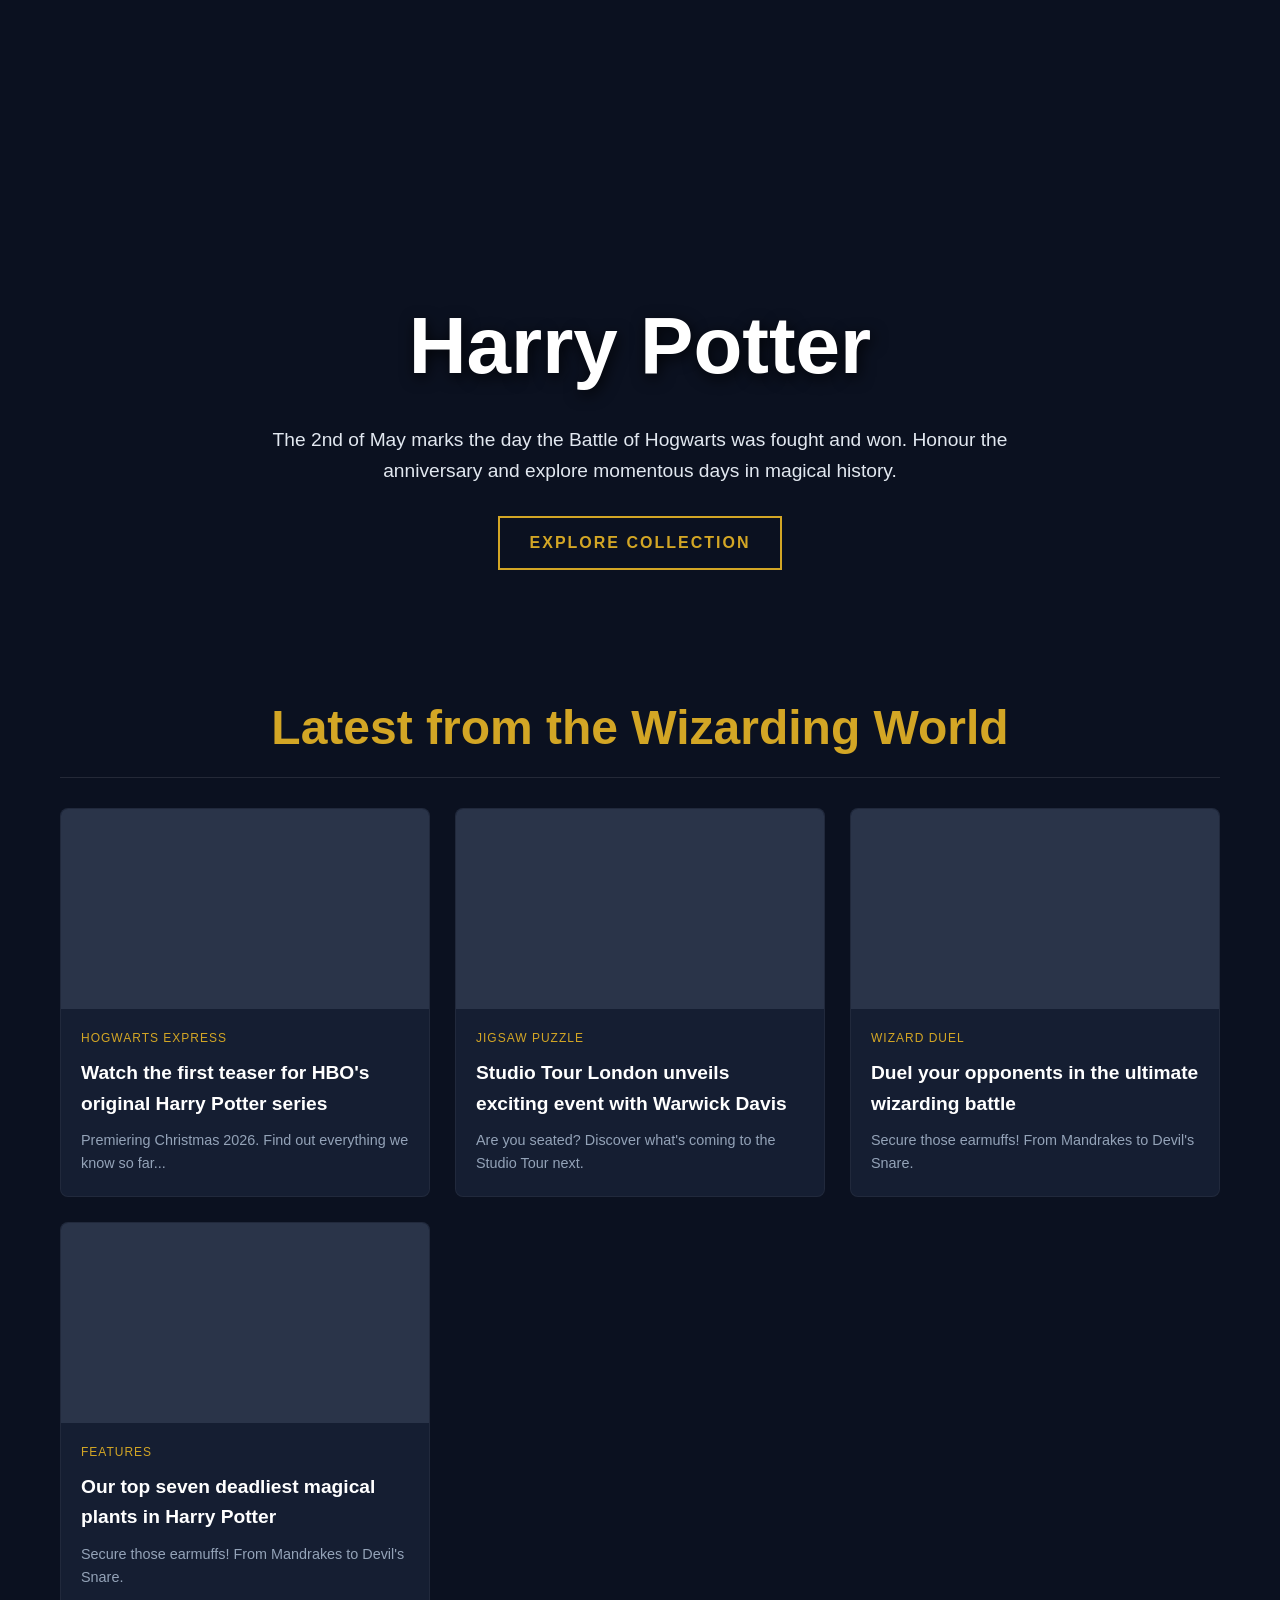
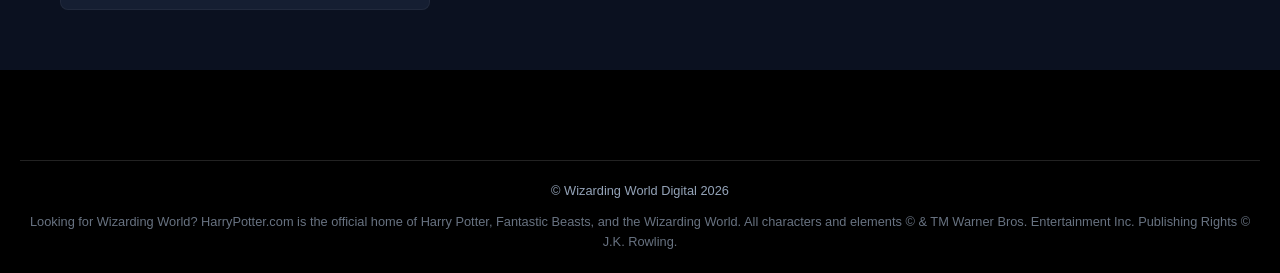
<file: index.html>
<!doctype html>
<html lang="en">
  <head>
    <meta charset="UTF-8" />
    <meta name="viewport" content="width=device-width, initial-scale=1.0" />
    <title>Harry Potter | Official home of Harry Potter</title>
    <!-- Import Harry Potter Font -->
    <link href="https://fonts.cdnfonts.com/css/harry-potter" rel="stylesheet" />
    <!-- Import CSS -->
    <link rel="stylesheet" href="css/main.css" />
  </head>
  <body>
    <!-- Main Navigation -->
    

    <!-- Hero Section -->
    <section class="hero">
      
      <div class="hero-content">
        <h1 class="hero-title">Harry Potter</h1>
        <p class="hero-desc">
          The 2nd of May marks the day the Battle of Hogwarts was fought and
          won. Honour the anniversary and explore momentous days in magical
          history.
        </p>
        <a href="#" class="btn">Explore Collection</a>
      </div>
    </section>

   <!-- News & Features Grid (Cards are now clickable) -->
<section class="section-container">
  <h2 class="section-header">Latest from the Wizarding World</h2>
  <div class="news-grid">
    
    <!-- Card 1: News & Features (Maze) -->
    <a href="pages/maze.html" class="card-link">
      <div class="card">
        <div class="card-img" style="background-image: url('https://1970789444.rsc.cdn77.org/assets/goingtohogwarts/hogwarts-express_20221215171049.jpg');"></div>
        <div class="card-content">
          <span class="card-tag">Hogwarts Express</span>
          <h3 class="card-title">Watch the first teaser for HBO's original Harry Potter series</h3>
          <p style="color: var(--text-dark); font-size: 0.9rem">Premiering Christmas 2026. Find out everything we know so far...</p>
        </div>
      </div>
    </a>

    <!-- Card 2: Quizzes & Puzzles -->
    <a href="pages/puzzle.html" class="card-link">
      <div class="card">
        <div class="card-img" style="background-image: url('https://letstalkscience.ca/sites/default/files/2023-06/jigsaw%20header_0.jpg');"></div>
        <div class="card-content">
          <span class="card-tag">Jigsaw puzzle</span>
          <h3 class="card-title">Studio Tour London unveils exciting event with Warwick Davis</h3>
          <p style="color: var(--text-dark); font-size: 0.9rem">Are you seated? Discover what's coming to the Studio Tour next.</p>
        </div>
      </div>
    </a>

      <!-- Card 3: Wizard Duel -->
    <a href="pages/wizard_duel.html" class="card-link">
      <div class="card">
        <div class="card-img" style="background-image: url('https://static0.gamerantimages.com/wordpress/wp-content/uploads/2022/07/hogwarts-legacy-wizard-duel.jpg');"></div>
        <div class="card-content">
          <span class="card-tag">Wizard Duel</span>
          <h3 class="card-title">Duel your opponents in the ultimate wizarding battle</h3>
          <p style="color: var(--text-dark); font-size: 0.9rem">Secure those earmuffs! From Mandrakes to Devil's Snare.</p>
        </div>
      </div>
    </a>

    <!-- Card 4: Potions -->
    <a href="pages/potions.html" class="card-link">
      <div class="card">
        <div class="card-img" style="background-image: url('https://1970789444.rsc.cdn77.org/assets/goingtohogwarts/potions_20220628121246.jpg');"></div>
        <div class="card-content">
          <span class="card-tag">Features</span>
          <h3 class="card-title">Our top seven deadliest magical plants in Harry Potter</h3>
          <p style="color: var(--text-dark); font-size: 0.9rem">Secure those earmuffs! From Mandrakes to Devil's Snare.</p>
        </div>
      </div>
    </a>

  </div>
</section>

    <!-- Footer -->
    <footer>
      
      </div>
      <div class="copyright">
        <p>© Wizarding World Digital 2026</p>
        <p style="margin-top: 10px; opacity: 0.7">
          Looking for Wizarding World? HarryPotter.com is the official home of
          Harry Potter, Fantastic Beasts, and the Wizarding World. All
          characters and elements © & TM Warner Bros. Entertainment Inc.
          Publishing Rights © J.K. Rowling.
        </p>
      </div>
    </footer>
  </body>
</html>
</file>
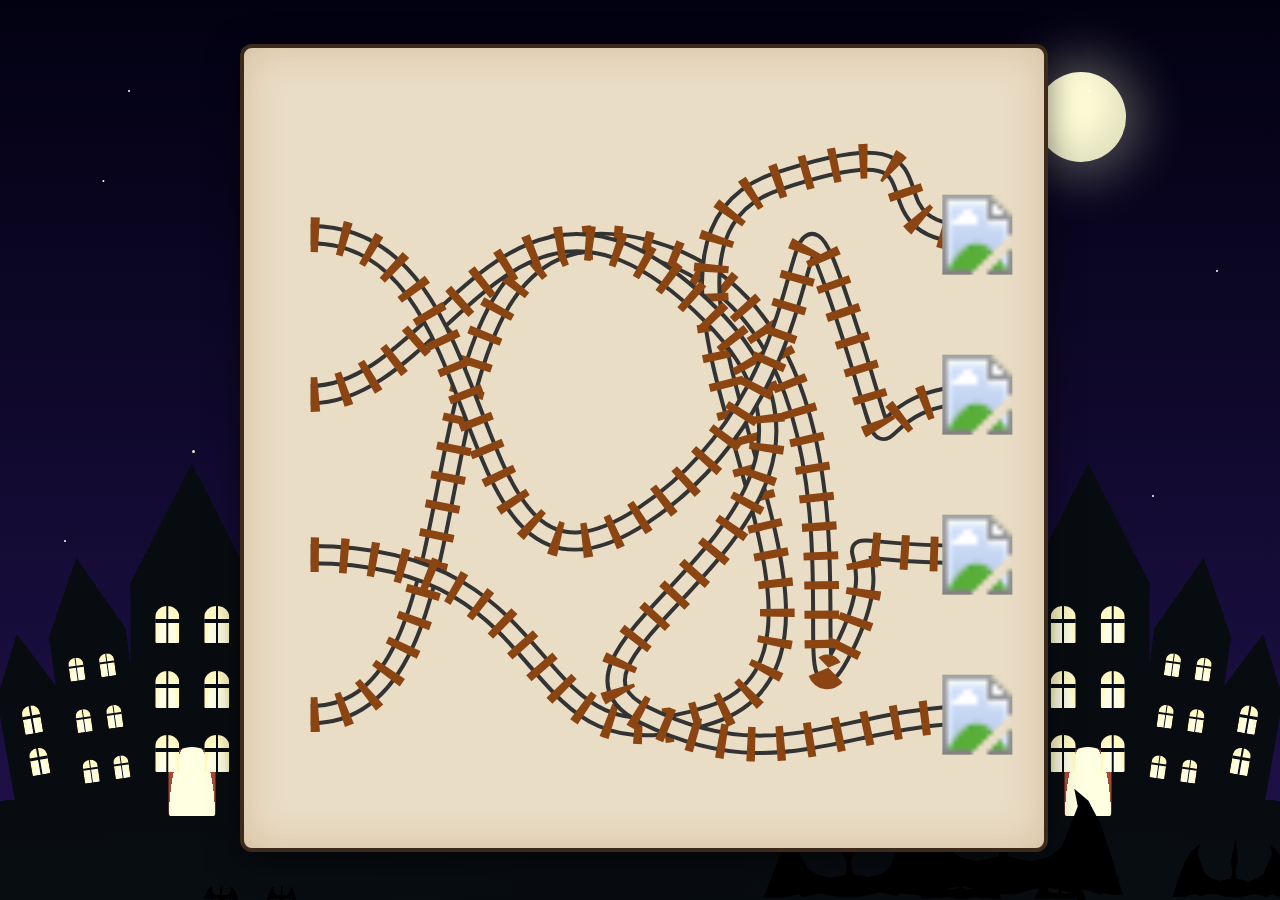
<file: pages/maze.html>
<!doctype html>
<html lang="en">
  <head>
    <meta charset="UTF-8" />
    <meta name="viewport" content="width=device-width, initial-scale=1.0" />
    <title>Interactive Train Maze</title>

    <!-- Importing a magical Harry Potter style font -->
    <link rel="preconnect" href="https://fonts.googleapis.com" />
    <link rel="preconnect" href="https://fonts.gstatic.com" crossorigin />
    <link
      href="https://fonts.googleapis.com/css2?family=Macondo&display=swap"
      rel="stylesheet"
    />
    <link rel="stylesheet" href="../css/maze.css" />
  </head>
  <body>
    <!-- FIXED BACKGROUND SCENE -->
    <div class="scenery">
      <!-- Your Custom Dragon Canvas -->
      <canvas id="c"></canvas>

      <div class="moon"></div>
      <div class="star-layer one"></div>
      <div class="star-layer two"></div>
      <div class="star-layer three"></div>

      <!-- Your Custom CSS Castle implementation -->
      <div class="castle-container">
        <!-- Left Castle -->
        <div class="castle left-castle">
          <div class="land"></div>
          <div class="buildings">
            <div class="b1">
              <div class="roof"></div>
              <div class="door"></div>
              <div class="w1"></div>
              <div class="w2"></div>
              <div class="w3"></div>
              <div class="w4"></div>
              <div class="w5"></div>
              <div class="w6"></div>
            </div>
            <div class="b2">
              <div class="roof"></div>
              <div class="w1"></div>
              <div class="w2"></div>
              <div class="w3"></div>
              <div class="w4"></div>
              <div class="w5"></div>
              <div class="w6"></div>
            </div>
            <div class="b3">
              <div class="roof"></div>
              <div class="w1-2-c"></div>
              <div class="w3"></div>
              <div class="w4"></div>
              <div class="w5"></div>
              <div class="w6"></div>
            </div>
            <div class="b4">
              <div class="roof"></div>
              <div class="w1-2"></div>
              <div class="w3-4"></div>
            </div>
            <div class="b5">
              <div class="roof"></div>
              <div class="w1"></div>
              <div class="w2"></div>
              <div class="w3"></div>
              <div class="w4"></div>
            </div>
          </div>
        </div>

        <!-- Right Castle (Mirrored) -->
        <div class="castle right-castle">
          <div class="land"></div>
          <div class="buildings">
            <div class="b1">
              <div class="roof"></div>
              <div class="door"></div>
              <div class="w1"></div>
              <div class="w2"></div>
              <div class="w3"></div>
              <div class="w4"></div>
              <div class="w5"></div>
              <div class="w6"></div>
            </div>
            <div class="b2">
              <div class="roof"></div>
              <div class="w1"></div>
              <div class="w2"></div>
              <div class="w3"></div>
              <div class="w4"></div>
              <div class="w5"></div>
              <div class="w6"></div>
            </div>
            <div class="b3">
              <div class="roof"></div>
              <div class="w1-2-c"></div>
              <div class="w3"></div>
              <div class="w4"></div>
              <div class="w5"></div>
              <div class="w6"></div>
            </div>
            <div class="b4">
              <div class="roof"></div>
              <div class="w1-2"></div>
              <div class="w3-4"></div>
            </div>
            <div class="b5">
              <div class="roof"></div>
              <div class="w1"></div>
              <div class="w2"></div>
              <div class="w3"></div>
              <div class="w4"></div>
            </div>
          </div>
        </div>
      </div>
    </div>

    <!-- MAZE CONTAINER -->
    <div class="maze-container">
      <!-- Crash Message Overlay (Click anywhere) -->
      <div id="message-overlay" class="hidden">
        <h2 id="message-title">Wrong House! Try Again.</h2>
        <p style="font-size: 1.1rem; color: #4a4a4a; margin: 10px 0 0 0">
          (Click anywhere to play again)
        </p>
      </div>

      <!-- Magical Opened Letter Overlay -->
      <div id="letter-overlay" class="hidden">
        <div class="letter-content">
          <img
            src="../images/hogward_logo.png"
            alt="Hogwarts Logo"
            class="letter-logo"
          />

          <h1 class="hp-font letter-greeting">Dear Khalid,</h1>
          <p class="hp-font letter-body">
            You have been accepted into Gryffindor House at Hogwarts. Your
            courage and bravery set you apart.
            <br /><br />
            Term begins September 1st.
          </p>
          <p class="hp-font letter-signoff">
            Yours sincerely,<br />
            <strong>Prof. McGonagall</strong>
          </p>
          <button id="close-letter-btn">Play Again</button>
        </div>
      </div>

      <svg
        id="maze-svg"
        viewBox="0 0 600 600"
        xmlns="http://www.w3.org/2000/svg"
      >
        <defs>
          <path
            id="path1"
            d="M 100 50 C 100 200, 500 100, 450 300 S 50 400, 150 450 S 220 400, 220 550"
          />
          <path
            id="path2"
            d="M 220 50 C 220 250, 50 200, 100 350 S 450 250, 500 400 S 460 450, 460 550"
          />
          <path
            id="path3"
            d="M 340 50 C 340 150, 550 200, 400 350 S 150 200, 100 300 S 100 450, 100 550"
          />
          <path
            id="path4"
            d="M 460 50 C 460 200, 150 150, 250 300 S 550 400, 400 450 S 340 450, 340 550"
          />
        </defs>

        <g id="maze-content">
          <g transform="rotate(-90 300 300)">
            <use href="#path1" stroke="#333333" stroke-width="16" fill="none" />
            <use href="#path1" stroke="#eaddc5" stroke-width="10" fill="none" />
            <use
              href="#path1"
              stroke="#8B4513"
              stroke-width="26"
              stroke-dasharray="6 16"
              fill="none"
            />

            <use href="#path2" stroke="#333333" stroke-width="16" fill="none" />
            <use href="#path2" stroke="#eaddc5" stroke-width="10" fill="none" />
            <use
              href="#path2"
              stroke="#8B4513"
              stroke-width="26"
              stroke-dasharray="6 16"
              fill="none"
            />

            <use href="#path3" stroke="#333333" stroke-width="16" fill="none" />
            <use href="#path3" stroke="#eaddc5" stroke-width="10" fill="none" />
            <use
              href="#path3"
              stroke="#8B4513"
              stroke-width="26"
              stroke-dasharray="6 16"
              fill="none"
            />

            <use href="#path4" stroke="#333333" stroke-width="16" fill="none" />
            <use href="#path4" stroke="#eaddc5" stroke-width="10" fill="none" />
            <use
              href="#path4"
              stroke="#8B4513"
              stroke-width="26"
              stroke-dasharray="6 16"
              fill="none"
            />

            <image
              href="https://contentful.harrypotter.com/usf1vwtuqyxm/17xo05yCVo3tetTYhsgAvG/8963643ef613a74abc40a72548ddb953/Filled-Ravenclaw.svg"
              x="70"
              y="520"
              width="60"
              height="60"
              transform="rotate(90, 100, 550)"
            />
            <image
              href="https://contentful.harrypotter.com/usf1vwtuqyxm/1Et1EKQhLsGiql1ZlbHShw/79b58fe13d156833a808c82b085bedfe/Filled-Hufflepuff.svg"
              x="190"
              y="520"
              width="60"
              height="60"
              transform="rotate(90, 220, 550)"
            />
            <image
              href="https://contentful.harrypotter.com/usf1vwtuqyxm/1dUgeiYSumqjTF6m8BWP1u/aa4d596be495975136ce08fe14a63e7b/Filled-Slytherin.svg"
              x="310"
              y="520"
              width="60"
              height="60"
              transform="rotate(90, 340, 550)"
            />
            <image
              href="https://contentful.harrypotter.com/usf1vwtuqyxm/4PcgKT3VHNAUTvf7kXkdrD/2093bb06b6a9e6e74129f13c0c639932/Filled-Gryffindor.svg"
              x="430"
              y="520"
              width="60"
              height="60"
              transform="rotate(90, 460, 550)"
            />

            <use
              class="track-clicker"
              href="#path1"
              stroke="transparent"
              stroke-width="40"
              fill="none"
              data-target="#path1"
            />
            <use
              class="track-clicker"
              href="#path2"
              stroke="transparent"
              stroke-width="40"
              fill="none"
              data-target="#path2"
            />
            <use
              class="track-clicker"
              href="#path3"
              stroke="transparent"
              stroke-width="40"
              fill="none"
              data-target="#path3"
            />
            <use
              class="track-clicker"
              href="#path4"
              stroke="transparent"
              stroke-width="40"
              fill="none"
              data-target="#path4"
            />

            <g id="moving-train">
              <g
                id="train-visuals"
                transform="scale(0.18) translate(-250, -300)"
              >
                <g id="smoke" fill="#e2e8f0">
                  <path
                    class="smoke-puff"
                    d="M 380,50 Q 350,30 385,15 Q 410,-10 445,10 Q 480,0 490,30 Q 515,60 480,85 Q 490,110 450,110 Q 410,120 390,95 Q 350,105 355,70 Z"
                  />
                  <path
                    class="smoke-puff"
                    d="M 330,100 Q 310,70 345,65 Q 370,40 405,60 Q 440,50 435,90 Q 455,115 420,125 Q 390,140 360,120 Q 330,135 320,110 Z"
                  />
                  <path
                    class="smoke-puff"
                    d="M 310,150 Q 300,130 325,125 Q 340,110 360,125 Q 380,120 375,145 Q 390,160 365,165 Q 340,175 325,160 Q 305,170 310,150 Z"
                  />
                </g>

                <g id="train-body">
                  <path
                    d="M 70 280 L 420 280 L 420 300 L 70 300 Z"
                    fill="#2c2c2c"
                  />
                  <path
                    d="M 70 275 L 420 275"
                    stroke="#e5b13a"
                    stroke-width="3"
                  />
                  <image
                    href="../images/boy_sitting.png"
                    x="80"
                    y="155"
                    width="100"
                    height="120"
                  />
                  <path
                    d="M 80 140 L 180 140 L 180 280 L 80 280 Z M 100 155 L 100 225 L 160 225 L 160 155 Z"
                    fill="#7a1a29"
                    fill-rule="evenodd"
                  />
                  <path
                    d="M 70 145 C 70 110, 190 110, 190 145 Z"
                    fill="#1a1a1a"
                  />

                  <path
                    d="M 180 170 L 360 170 C 400 170, 400 280, 360 280 L 180 280 Z"
                    fill="#7a1a29"
                  />
                  <path
                    d="M 180 180 L 350 180 C 370 180, 370 210, 350 210 L 180 210 Z"
                    fill="#9e2a3b"
                    opacity="0.6"
                  />
                  <path
                    d="M 230 170 L 230 280"
                    stroke="#e5b13a"
                    stroke-width="4"
                  />
                  <path
                    d="M 290 170 L 290 280"
                    stroke="#e5b13a"
                    stroke-width="4"
                  />
                  <path
                    d="M 80 250 L 375 250"
                    stroke="#e5b13a"
                    stroke-width="4"
                  />
                  <path
                    d="M 315 170 L 315 110 L 300 90 L 350 90 L 335 110 L 335 170 Z"
                    fill="#1a1a1a"
                  />
                  <path
                    d="M 295 90 L 355 90 L 355 98 L 295 98 Z"
                    fill="#e5b13a"
                  />
                  <path
                    d="M 245 170 C 245 135, 275 135, 275 170 Z"
                    fill="#e5b13a"
                    stroke="#c08f22"
                    stroke-width="2"
                  />
                  <path d="M 390 300 L 440 330 L 380 330 Z" fill="#1a1a1a" />
                  <path
                    d="M 390 305 L 430 325 M 385 315 L 415 330"
                    stroke="#333"
                    stroke-width="3"
                  />
                  <circle
                    cx="390"
                    cy="225"
                    r="14"
                    fill="#ffffff"
                    stroke="#e5b13a"
                    stroke-width="4"
                  />
                  <path
                    d="M 420 285 L 435 285 L 435 295 L 420 295 Z"
                    fill="#7a1a29"
                  />
                  <circle
                    cx="440"
                    cy="290"
                    r="8"
                    fill="#a0a0a0"
                    stroke="#2c2c2c"
                    stroke-width="2"
                  />
                  <path
                    d="M 150 310 L 350 310"
                    stroke="#b0b0b0"
                    stroke-width="10"
                    stroke-linecap="round"
                  />
                  <path
                    d="M 150 310 L 350 310"
                    stroke="#ffffff"
                    stroke-width="4"
                    stroke-linecap="round"
                    opacity="0.6"
                  />
                  <path
                    d="M 350 295 L 390 295 L 390 325 L 350 325 Z"
                    fill="#4a4a4a"
                    stroke="#2c2c2c"
                    stroke-width="2"
                  />
                </g>

                <g id="wheel-back" class="wheel">
                  <circle
                    cx="150"
                    cy="295"
                    r="42"
                    fill="#1a1a1a"
                    stroke="#dcdcdc"
                    stroke-width="6"
                  />
                  <path
                    d="M 150 255 L 150 335 M 110 295 L 190 295 M 122 267 L 178 323 M 122 323 L 178 267"
                    stroke="#dcdcdc"
                    stroke-width="4"
                  />
                  <circle cx="150" cy="295" r="8" fill="#e5b13a" />
                </g>
                <g id="wheel-mid" class="wheel">
                  <circle
                    cx="260"
                    cy="310"
                    r="28"
                    fill="#1a1a1a"
                    stroke="#dcdcdc"
                    stroke-width="5"
                  />
                  <path
                    d="M 260 282 L 260 338 M 232 310 L 288 310 M 240 290 L 280 330 M 240 330 L 280 290"
                    stroke="#dcdcdc"
                    stroke-width="3"
                  />
                  <circle cx="260" cy="310" r="6" fill="#e5b13a" />
                </g>
                <g id="wheel-front" class="wheel">
                  <circle
                    cx="340"
                    cy="310"
                    r="28"
                    fill="#1a1a1a"
                    stroke="#dcdcdc"
                    stroke-width="5"
                  />
                  <path
                    d="M 340 282 L 340 338 M 312 310 L 368 310 M 320 290 L 360 330 M 320 330 L 360 290"
                    stroke="#dcdcdc"
                    stroke-width="3"
                  />
                  <circle cx="340" cy="310" r="6" fill="#e5b13a" />
                </g>
              </g>
            </g>
          </g>
        </g>

        <!-- Wrapped Owl for positioning in the center of the maze -->
        <g class="owl-positioner" transform="translate(240, 240)">
          <g class="owl">
            <g class="Left_Leg">
              <path
                class="st1"
                d="M47.8,139.4c0,0-4.1,4.7-4.6,10c-0.5,5.3,2.3,10.4,4.6,10.7c2.3,0.2,6.4-3.3,6.2-9.8 C53.8,143.9,47.8,139.4,47.8,139.4z"
              />
              <path
                class="st1"
                d="M37.9,139.8c0,0-6.2,0.7-10.1,4.3c-3.9,3.6-5.4,9.2-3.9,11c1.5,1.7,6.9,1.9,11.2-3 C39.3,147.2,37.9,139.8,37.9,139.8z"
              />
              <path
                class="st1"
                d="M43.6,137.5c0,0-8.7,4-11.8,9.7c-3.2,5.7-3.7,12.7-1,14.3s11-4.5,13.7-9.7C47.1,146.7,43.6,137.5,43.6,137.5z"
              />
            </g>
            <g class="Right_Leg">
              <path
                class="st1"
                d="M79.5,139.4c0,0,4.1,4.7,4.6,10c0.5,5.3-2.3,10.4-4.6,10.7c-2.3,0.2-6.4-3.3-6.2-9.8 C73.5,143.9,79.5,139.4,79.5,139.4z"
              />
              <path
                class="st1"
                d="M89.4,139.8c0,0,6.2,0.7,10.1,4.3c3.9,3.6,5.4,9.2,3.9,11c-1.5,1.7-6.9,1.9-11.2-3 C87.9,147.2,89.4,139.8,89.4,139.8z"
              />
              <path
                class="st1"
                d="M83.6,137.5c0,0,8.7,4,11.8,9.7c3.2,5.7,3.7,12.7,1,14.3c-2.7,1.7-11-4.5-13.7-9.7 C80.1,146.7,83.6,137.5,83.6,137.5z"
              />
            </g>
            <g class="Body">
              <path
                class="st2"
                d="M28.1,9.8C29,9,39.8,0,66.3,0s35.5,9.8,35.5,9.8S117.1-0.7,123.6,3c4.2,8.3-4.8,45.3-4.8,45.3l3.8,32 c0,0,8.2,62.7-57.2,64C-0.1,145.7,6.1,82,6.1,82l4.3-36.2c0,0-7.2-38.5-2.3-41.5S28.1,9.8,28.1,9.8z"
              />
            </g>
            <g class="Belly">
              <path
                class="st3"
                d="M18,125.5c0,0,7.6-36.2,46.1-38s46.3,38.5,46.3,38.5s-10.8,16.7-45,19S18,125.5,18,125.5z"
              />
            </g>
            <g class="belly_waves">
              <path
                class="st4"
                d="M34.1,101.6c2.5,2.4,6.3,6.6,10.1,6.7c3.7,0.1,7.2-4.1,9.3-6.7c-0.7,0-1.4,0-2.1,0c3,2.9,7.2,6.4,11.5,6.6 c4.6,0.3,8.5-3.5,11.1-6.9c-0.9,0-1.7,0-2.6,0c5.6,8.4,18.1,9.5,23.3,0c0.9-1.7-1.7-3.2-2.6-1.5c-4,7.4-13.8,6.6-18.2,0 c-0.7-1-1.9-0.9-2.6,0c-2.5,3.3-6.2,6.5-10.6,4.8c-2.8-1.1-5.2-3.1-7.3-5.1c-0.5-0.5-1.6-0.6-2.1,0c-1.6,1.9-4.7,6.1-7.5,5.7 c-2.7-0.4-5.7-3.9-7.6-5.7C34.8,98.2,32.7,100.3,34.1,101.6L34.1,101.6z"
              />
              <path
                class="st4"
                d="M45.8,122.3c1.7,3.5,4.9,8.5,9.3,8.5c4.4,0,7.8-5,9.5-8.5c-0.9-0.1-1.8-0.2-2.7-0.4 c1.7,4.2,5.2,8.8,10.2,8.9c4.9,0,8.1-4.6,9.4-8.9c0.6-1.8-2.3-2.6-2.9-0.8c-0.9,2.9-3.1,6.6-6.6,6.6c-3.5,0-6.1-3.8-7.3-6.6 c-0.4-1.1-2.1-1.6-2.7-0.4c-1.2,2.5-3.8,7-7,7c-3.1,0-5.5-4.5-6.7-7C47.6,119.1,45,120.6,45.8,122.3L45.8,122.3z"
              />
            </g>
            <g class="Wing_Left">
              <path
                class="st2"
                d="M37.4,93.6c0,0,25.5,23.8,21.3,32.8c-3.2,0.9-6.3,1.5-9.2,1.9C30,130.6,18.3,122,12.1,115 c-4-4.5-5.7-8.4-5.7-8.4s-4.5-18.3,5.3-23.8S37.4,93.6,37.4,93.6z"
              />
              <path
                class="st4"
                d="M36.3,94.6c4.8,4.5,9.4,9.4,13.5,14.6c2.8,3.6,6,7.7,7.3,12.2c0.2,0.7,0.6,1.8,0.5,2.6 c-0.4,1.6-0.3,1-1.8,1.4c-4.2,1.3-9,1.7-13.3,1.6c-13.5-0.1-26-6.8-33.2-18.3C5.9,103.3,5.2,92,9.8,86.4 C17,77.5,30.7,89,36.3,94.6c1.4,1.4,3.5-0.7,2.1-2.1c-6-6.1-16.7-14.9-25.9-11.7c-9.4,3.3-10.3,17.7-7.7,25.8 C8.5,118,22,126.7,33,129.1c4.2,0.9,8.6,1.2,12.9,1c3.4-0.2,10.4-0.2,13.1-2.3c3-2.2,1.2-7.3-0.2-10.1 c-4.5-9.6-12.8-18-20.4-25.1C37,91.2,34.9,93.3,36.3,94.6z"
              />
              <path class="st2" d="M14.4,97.2c-3.4,5-2.3,17.7-2.3,17.7" />
              <path
                class="st4"
                d="M13.1,96.5c-3.2,5.2-3,12.6-2.5,18.5c0.2,1.9,3.2,1.9,3,0c-0.4-5.4-0.8-12.3,2.1-17 C16.7,96.3,14.1,94.8,13.1,96.5L13.1,96.5z"
              />
              <path class="st2" d="M21.6,106.1c-3.3,5.4-0.6,16.5-0.6,16.5" />
              <path
                class="st4"
                d="M20.3,105.3c-2.8,5.2-2.1,12.1-0.8,17.7c0.4,1.9,3.3,1.1,2.9-0.8c-1.1-4.7-1.9-10.9,0.5-15.4 C23.8,105.1,21.3,103.6,20.3,105.3L20.3,105.3z"
              />
              <path class="st2" d="M30.1,112c-3.5,5.3-0.7,14.6-0.7,14.6" />
              <path
                class="st4"
                d="M28.8,111.2c-2.8,4.6-2.3,10.7-0.9,15.7c0.5,1.9,3.4,1.1,2.9-0.8c-1.2-4.2-1.8-9.5,0.6-13.4 C32.4,111.1,29.8,109.5,28.8,111.2L28.8,111.2z"
              />
              <path class="st2" d="M47.5,121c-1.5,2.6,0.8,7.4,0.8,7.4" />
              <path
                class="st4"
                d="M46.2,120.2c-1.4,2.8-0.5,6.2,0.8,8.9c0.8,1.7,3.4,0.2,2.6-1.5c-0.7-1.5-1.6-4.2-0.8-5.9 C49.7,120,47.1,118.5,46.2,120.2L46.2,120.2z"
              />
              <path class="st2" d="M38,128.4c0,0-2.1-6.3,1-11.8" />
              <path
                class="st4"
                d="M39.4,128c-1.1-3.5-0.8-7.4,0.9-10.6c0.9-1.7-1.7-3.2-2.6-1.5c-2.1,3.9-2.5,8.7-1.2,12.9 C37.1,130.6,40,129.8,39.4,128L39.4,128z"
              />
            </g>
            <g class="Wing_Right">
              <path
                class="st2"
                d="M90.7,93.6c0,0-25.5,23.8-21.3,32.8c3.2,0.9,6.3,1.5,9.2,1.9c19.4,2.4,31.1-6.2,37.4-13.3 c4-4.5,5.7-8.4,5.7-8.4s4.5-18.3-5.3-23.8S90.7,93.6,90.7,93.6z"
              />
              <path
                class="st4"
                d="M89.7,92.5C82.9,98.9,76.1,106,71.2,114c-1.9,3.1-5,8.4-3.4,12.2c1.2,2.6,4.9,2.5,7.5,3 c4.7,0.8,9.5,1.2,14.2,0.7c13-1.2,28.3-9.6,33.4-22.4c2.9-7.4,2.2-20.2-4.5-25.2C109.2,75.5,96.1,86,89.7,92.5 c-1.4,1.4,0.8,3.5,2.1,2.1c5.1-5.1,14.4-13.2,22.1-11.2c8.4,2.1,8.7,16.5,6.5,22.5c-3.9,10.8-16.9,18.6-27.5,20.5 c-4.1,0.7-8.3,0.8-12.4,0.4c-2.2-0.2-4.4-0.6-6.6-1c-1.6-0.3-2.8-0.1-3.3-1.4c-1.2-3.2,3.2-9,4.9-11.4 c4.7-6.7,10.4-12.9,16.4-18.4C93.2,93.3,91.1,91.2,89.7,92.5z"
              />
              <path class="st2" d="M113.7,97.2c3.4,5,2.3,17.7,2.3,17.7" />
              <path
                class="st4"
                d="M112.5,98c2.9,4.7,2.6,11.6,2.1,17c-0.2,1.9,2.8,1.9,3,0c0.5-5.9,0.7-13.3-2.5-18.5 C114,94.8,111.4,96.3,112.5,98L112.5,98z"
              />
              <path class="st2" d="M106.5,106.1c3.3,5.4,0.6,16.5,0.6,16.5" />
              <path
                class="st4"
                d="M105.2,106.8c2.4,4.4,1.6,10.6,0.5,15.4c-0.4,1.9,2.5,2.7,2.9,0.8c1.3-5.6,2.1-12.5-0.8-17.7 C106.9,103.6,104.3,105.1,105.2,106.8L105.2,106.8z"
              />
              <path class="st2" d="M98,112c3.5,5.3,0.7,14.6,0.7,14.6" />
              <path
                class="st4"
                d="M96.7,112.7c2.3,3.9,1.8,9.2,0.6,13.4c-0.5,1.9,2.4,2.7,2.9,0.8c1.5-5,1.9-11.1-0.9-15.7 C98.3,109.5,95.7,111.1,96.7,112.7L96.7,112.7z"
              />
              <path class="st2" d="M80.6,121c1.5,2.6-0.8,7.4-0.8,7.4" />
              <path
                class="st4"
                d="M79.3,121.7c0.9,1.7-0.1,4.3-0.8,5.9c-0.8,1.7,1.8,3.3,2.6,1.5c1.3-2.7,2.2-6.1,0.8-8.9 C81,118.5,78.5,120,79.3,121.7L79.3,121.7z"
              />
              <path class="st2" d="M90.1,128.4c0,0,2.1-6.3-1-11.8" />
              <path
                class="st4"
                d="M91.6,128.8c1.4-4.2,0.9-9-1.2-12.9c-0.9-1.7-3.5-0.2-2.6,1.5c1.7,3.2,2,7.2,0.9,10.6 C88.1,129.8,91,130.6,91.6,128.8L91.6,128.8z"
              />
            </g>
            <path
              class="st5"
              d="M19.7,27.2c0.5-0.7-6.6-4.2-11.2-2.5c4.9,4.7,3.9,9.7,3.9,9.7S2.3,33.9,1,37.6c6.1,2.2,6.7,7.5,6.7,7.5 S0,49.5,0,52.7c6.5-0.5,7.6,3.6,7.6,3.6s-0.5,5.5-5.8,11.1C4,69.8,11.8,67,11.8,67s-3.5,8.8-1.3,10.3c3.6-4,7.8-3.3,7.8-3.3 s-0.7,10.3,1.5,11.4c2.4-5.1,8.5-6.3,8.5-6.3s1.2,9,4.3,9C35.1,82,41,80,41,80s6.4,6.4,10.2,5c-2.1-4.6,2.7-10.5,2.7-10.5 s5.1,3,8.1,0.6c-1.8-3.5-1-8.2-1-8.2s2.8,0.8,4.6-1.4c-1.5-2.8-1-7.8-1-7.8V44.8c0,0-0.5-6.8,2.6-9.4c-1.6-2-6.6-0.6-6.6-0.6 s1.4-5.5,3.4-8c-1.8-3-10,1-10,1s-0.3-5.1,2.5-9C54.4,16.7,45.4,24,45.4,24s-2.9-7.1-1.8-9.9c-4.4-1.5-9,7.8-9,7.8 s-8.4-1.3-11.5-7.1C19.3,16.3,19.7,27.2,19.7,27.2z"
            />
            <g class="eyes">
              <g class="Eye1">
                <circle class="st6" cx="36.4" cy="51.1" r="29.3" />
                <circle class="st7" cx="34.6" cy="48.3" r="20.5" />
                <circle class="iris" cx="35.1" cy="41.3" r="12" />
                <circle class="st9" cx="34.6" cy="38.3" r="3.5" />
              </g>
              <path
                class="st5"
                d="M109.6,27.2c-0.5-0.7,6.6-4.2,11.2-2.5c-4.9,4.7-3.9,9.7-3.9,9.7s10-0.5,11.4,3.2c-6.1,2.2-6.7,7.5-6.7,7.5 s7.7,4.3,7.7,7.6c-6.5-0.5-7.6,3.6-7.6,3.6s0.5,5.5,5.8,11.1c-2.3,2.4-10.1-0.4-10.1-0.4s3.5,8.8,1.3,10.3c-3.6-4-7.8-3.3-7.8-3.3 s0.7,10.3-1.5,11.4c-2.4-5.1-8.5-6.3-8.5-6.3s-1.2,9-4.3,9C94.1,82,88.3,80,88.3,80s-6.4,6.4-10.2,5c2.1-4.6-2.7-10.5-2.7-10.5 s-5.1,3-8.1,0.6c1.8-3.5,1-8.2,1-8.2s-2.8,0.8-4.6-1.4c1.5-2.8,1-7.8,1-7.8V44.8c0,0,0.5-6.8-2.6-9.4c1.6-2,6.6-0.6,6.6-0.6 s-1.4-5.5-3.4-8c1.8-3,10,1,10,1s0.3-5.1-2.5-9c2.3-2.1,11.3,5.1,11.3,5.1s2.9-7.1,1.8-9.9c4.4-1.5,9,7.8,9,7.8s8.4-1.3,11.5-7.1 C110,16.3,109.6,27.2,109.6,27.2z"
              />
              <g class="Eye2">
                <circle class="st5" cx="93.4" cy="51.1" r="29.3" />
                <circle class="st7" cx="91.6" cy="48.3" r="20.5" />
                <circle class="iris" cx="92.1" cy="41.3" r="12" />
                <circle class="st9" cx="91.6" cy="38.3" r="3.5" />
              </g>
            </g>
            <g class="Nose">
              <ellipse class="st10" cx="63.4" cy="43.3" rx="5.8" ry="15.5" />
            </g>

            <g transform="translate(35, 70)">
              <g id="hogwarts-letter" class="letter-clicker">
                <rect
                  x="0"
                  y="0"
                  width="55"
                  height="40"
                  fill="#f4e8c1"
                  stroke="#a68a56"
                  stroke-width="1.5"
                />
                <path
                  d="M 0 0 L 27.5 22 L 55 0"
                  fill="#ebd69f"
                  stroke="#a68a56"
                  stroke-width="1.5"
                />
                <circle cx="27.5" cy="22" r="7" fill="#9e2a3b" />
                <circle cx="27.5" cy="22" r="5" fill="#7a1a29" />
                <text
                  x="27.5"
                  y="24.5"
                  font-size="6"
                  font-family="serif"
                  fill="#f4e8c1"
                  text-anchor="middle"
                  font-weight="bold"
                >
                  H
                </text>
              </g>
            </g>
          </g>
        </g>
      </svg>
    </div>

    <!-- External Dragon Canvas Script added here -->
    <script src="../scripts/dragon.js"></script>

    <script>
      const mazeContent = document.getElementById("maze-content");
      const train = document.getElementById("moving-train");
      const trainVisuals = document.getElementById("train-visuals");
      const clickers = document.querySelectorAll(".track-clicker");
      const wheels = document.querySelectorAll(".wheel");

      const messageOverlay = document.getElementById("message-overlay");

      const owlPositioner = document.querySelector(".owl-positioner");
      const letterOverlay = document.getElementById("letter-overlay");
      const closeLetterBtn = document.getElementById("close-letter-btn");
      const hogwartsLetter = document.getElementById("hogwarts-letter");

      let currentAnimation = null;

      // Interaction for closing the generic error message
      messageOverlay.addEventListener("click", () => {
        messageOverlay.classList.add("hidden");
        trainVisuals.classList.remove("falling-apart");
        train.style.opacity = "0"; // Reset the train visually for a new game
      });

      // Interaction for opening the magical letter
      hogwartsLetter.addEventListener("click", () => {
        letterOverlay.classList.add("open");
      });

      // Interaction for closing the magical letter
      closeLetterBtn.addEventListener("click", () => {
        letterOverlay.classList.remove("open");
        owlPositioner.classList.remove("visible");
        mazeContent.classList.remove("blurred");
        train.style.opacity = "0"; // Reset the train visually for a new game
      });

      clickers.forEach((clicker) => {
        clicker.addEventListener("click", function () {
          // Hide previous messages and reset effects
          messageOverlay.classList.add("hidden");
          letterOverlay.classList.remove("open");
          owlPositioner.classList.remove("visible");
          mazeContent.classList.remove("blurred");
          trainVisuals.classList.remove("falling-apart");

          const targetId = this.getAttribute("data-target");
          const pathElement = document.querySelector(targetId);
          const pathData = pathElement.getAttribute("d");

          if (currentAnimation) {
            currentAnimation.cancel();
          }

          train.style.offsetPath = `path('${pathData}')`;
          train.style.opacity = "1";

          wheels.forEach((wheel) => {
            wheel.style.animation = "spin 1.5s linear infinite";
          });

          currentAnimation = train.animate(
            [{ offsetDistance: "0%" }, { offsetDistance: "100%" }],
            {
              duration: 5000,
              easing: "linear",
              fill: "forwards",
            },
          );

          currentAnimation.onfinish = () => {
            // FIX: Clear the inline spin style so the crash CSS animation takes over
            wheels.forEach((wheel) => {
              wheel.style.animation = "";
            });

            // Trigger Win/Loss Conditions
            if (targetId === "#path2") {
              // Gryffindor Path Selected - Show the Owl and blur background!
              owlPositioner.classList.add("visible");
              mazeContent.classList.add("blurred");
            } else {
              // Incorrect Path - Train parts break apart and Show Error Message
              trainVisuals.classList.add("falling-apart");

              // Delay the overlay slightly so user sees the crash first
              setTimeout(() => {
                messageOverlay.classList.remove("hidden");
              }, 700);
            }
          };
        });
      });
    </script>
  </body>
</html>
</file>
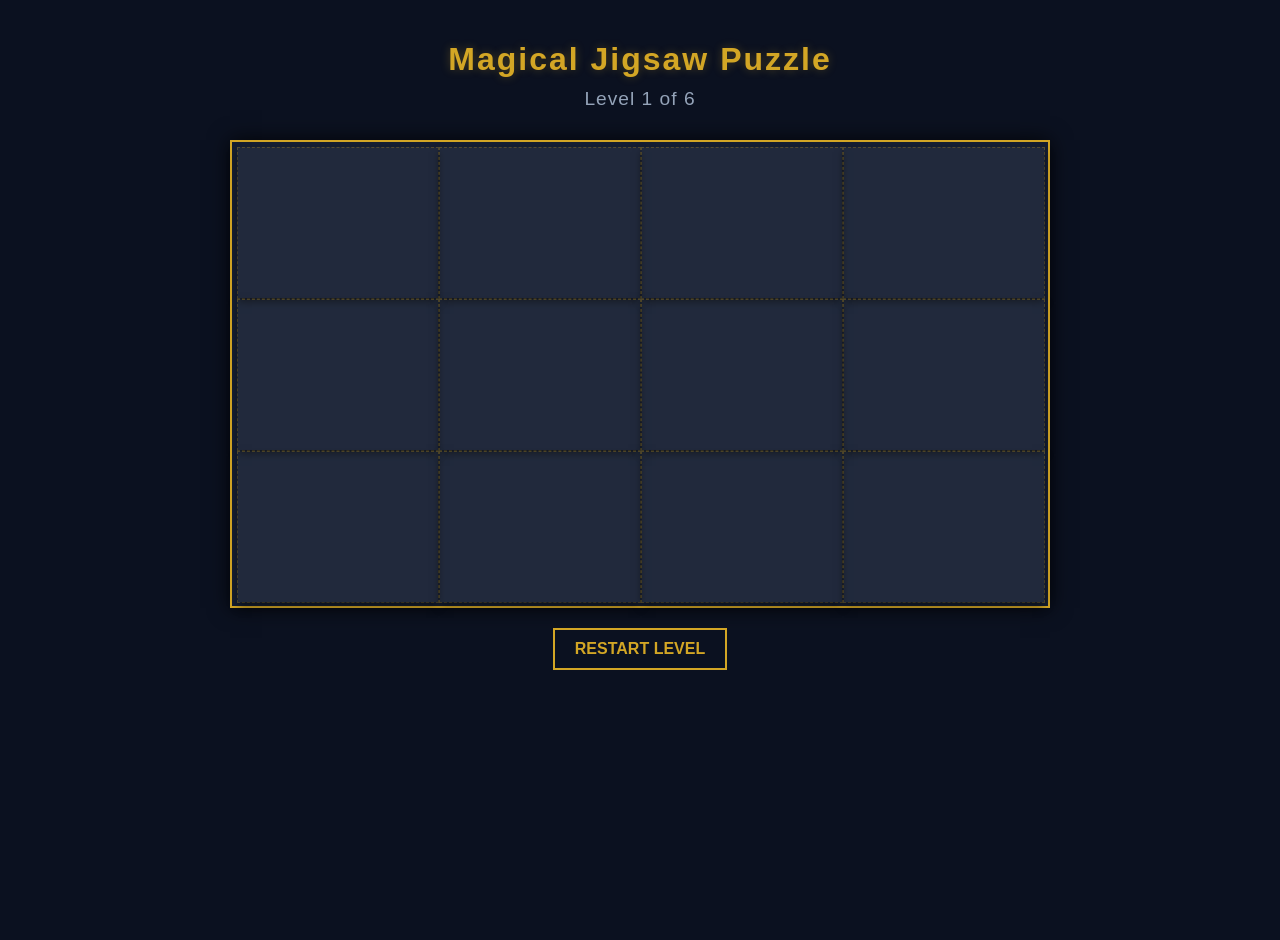
<file: pages/puzzle.html>
<!doctype html>
<html lang="en">
  <head>
    <meta charset="UTF-8" />
    <meta name="viewport" content="width=device-width, initial-scale=1.0" />
    <title>Hogwarts Jigsaw Puzzle</title>

    <link href="https://fonts.cdnfonts.com/css/harry-potter" rel="stylesheet" />
    <link rel="stylesheet" href="../css/puzzle.css" />
  </head>
  <body>
    <h1>Magical Jigsaw Puzzle</h1>
    <div id="level-indicator">Level 1</div>

    <div class="game-container">
      <div id="puzzle-board"></div>
    </div>

    <div id="message">✨ Mischief Managed! Puzzle Complete! ✨</div>

    <div class="controls">
      <button onclick="initGame()">Restart Level</button>
      <button id="next-btn" onclick="nextLevel()">Next Level ➔</button>
    </div>

    <script>
      const rows = 3;
      const cols = 4;
      const pieceWidth = 200;
      const pieceHeight = 150;

      // Array of images for different levels
      const levelImages = [
        "https://4kwallpapers.com/images/walls/thumbs_3t/13694.jpg",
        "https://images6.alphacoders.com/340/thumb-1920-340602.jpg",
        "https://images7.alphacoders.com/922/thumb-1920-922824.jpg",
        "https://images6.alphacoders.com/113/thumb-1920-1138396.jpg",
        "https://images5.alphacoders.com/119/thumb-1920-1192124.jpg",
        "https://images5.alphacoders.com/130/thumb-1920-1303533.png",
      ];

      let currentLevel = 0;
      let draggedPiece = null;

      const board = document.getElementById("puzzle-board");
      const message = document.getElementById("message");
      const nextBtn = document.getElementById("next-btn");
      const levelIndicator = document.getElementById("level-indicator");

      function initGame() {
        board.innerHTML = "";
        message.style.display = "none";
        nextBtn.style.display = "none";
        levelIndicator.innerText = `Level ${currentLevel + 1} of ${levelImages.length}`;

        let pieces = [];
        let slots = [];

        // 1. Create the Board Slots
        for (let i = 0; i < rows * cols; i++) {
          const slot = document.createElement("div");
          slot.classList.add("slot");
          slot.dataset.correctIndex = i;

          slot.addEventListener("dragover", (e) => e.preventDefault());
          slot.addEventListener("dragenter", (e) => e.preventDefault());
          slot.addEventListener("drop", handleDrop);

          board.appendChild(slot);
          slots.push(slot);
        }

        // 2. Create the Puzzle Pieces
        for (let r = 0; r < rows; r++) {
          for (let c = 0; c < cols; c++) {
            const index = r * cols + c;
            const piece = document.createElement("div");
            piece.classList.add("piece");
            piece.draggable = true;
            piece.dataset.index = index;

            // Set the dynamic background image based on the current level
            piece.style.backgroundImage = `url('${levelImages[currentLevel]}')`;
            piece.style.backgroundPosition = `-${c * pieceWidth}px -${r * pieceHeight}px`;

            piece.addEventListener("dragstart", function () {
              draggedPiece = this;
              setTimeout(() => this.classList.add("dragging"), 0);
            });

            piece.addEventListener("dragend", function () {
              this.classList.remove("dragging");
              draggedPiece = null;
              checkWin();
            });

            pieces.push(piece);
          }
        }

        // 3. Shuffle Pieces and put them directly onto the board
        pieces.sort(() => Math.random() - 0.5);
        pieces.forEach((piece, i) => {
          slots[i].appendChild(piece);
        });

        checkWin();
      }

      function handleDrop(e) {
        e.preventDefault();
        if (this.classList.contains("slot") && !this.hasChildNodes()) {
          this.appendChild(draggedPiece);
        } else if (this.classList.contains("slot") && this.hasChildNodes()) {
          const existingPiece = this.firstChild;
          draggedPiece.parentNode.appendChild(existingPiece);
          this.appendChild(draggedPiece);
        } else if (this.classList.contains("piece")) {
          const targetSlot = this.parentNode;
          const originSlot = draggedPiece.parentNode;
          originSlot.appendChild(this);
          targetSlot.appendChild(draggedPiece);
        }
      }

      function checkWin() {
        const slots = board.querySelectorAll(".slot");
        let isWin = true;

        slots.forEach((slot) => {
          const piece = slot.firstChild;
          if (!piece) {
            isWin = false;
          } else if (slot.dataset.correctIndex !== piece.dataset.index) {
            isWin = false;
          }
        });

        if (isWin) {
          if (currentLevel < levelImages.length - 1) {
            message.innerText = "✨ Mischief Managed! Level Complete! ✨";
            message.style.display = "block";
            nextBtn.style.display = "block";
          } else {
            message.innerText =
              "🏆 Grand Sorcerer! You've completed all levels! 🏆";
            message.style.display = "block";
            nextBtn.style.display = "none";
          }
        }
      }

      function nextLevel() {
        if (currentLevel < levelImages.length - 1) {
          currentLevel++;
          initGame();
        }
      }

      // Start the game on load
      initGame();
    </script>
  </body>
</html>
</file>
<file: css/main.css>
:root {
  --bg-color: #0b1120;
  --surface-color: #151e32;
  --gold: #d3a625;
  --gold-hover: #fce181;
  --text-light: #e2e8f0;
  --text-dark: #94a3b8;
  --hp-font: "Harry Potter", sans-serif;
  --main-font: "Segoe UI", Tahoma, Geneva, Verdana, sans-serif;
}

* {
  margin: 0;
  padding: 0;
  box-sizing: border-box;
}

body {
  background-color: var(--bg-color);
  color: var(--text-light);
  font-family: var(--main-font);
  line-height: 1.6;
  overflow-x: hidden;
}

a {
  text-decoration: none;
  color: inherit;
  transition: color 0.3s ease;
}

/* Main Header & Nav */
header {
  text-align: center;
  padding: 20px 0;
  background: linear-gradient(to bottom, #000 0%, var(--bg-color) 100%);
  border-bottom: 1px solid rgba(211, 166, 37, 0.2);
}

.logo {
  font-family: var(--hp-font);
  font-size: 4rem;
  color: var(--gold);
  letter-spacing: 2px;
  text-shadow: 0 0 10px rgba(211, 166, 37, 0.3);
  margin-bottom: 20px;
}

nav {
  display: flex;
  justify-content: center;
  gap: 30px;
}

nav a {
  font-size: 0.9rem;
  font-weight: bold;
  text-transform: uppercase;
  letter-spacing: 1.5px;
  position: relative;
}

nav a:hover {
  color: var(--gold);
}

nav a::after {
  content: "";
  position: absolute;
  width: 0;
  height: 2px;
  bottom: -5px;
  left: 0;
  background-color: var(--gold);
  transition: width 0.3s ease;
}

nav a:hover::after {
  width: 100%;
}

/* Hero Section */
.hero {
  position: relative;
  height: 70vh;
  display: flex;
  align-items: flex-end;
  justify-content: center;
  background: url("https://images.unsplash.com/photo-1618944847023-38aa001235f0?q=80&w=2069&auto=format&fit=crop")
    no-repeat center center/cover;
  padding-bottom: 60px;
  text-align: center;
}

.hero::before {
  content: "";
  position: absolute;
  top: 0;
  left: 0;
  right: 0;
  bottom: 0;
  background: linear-gradient(
    to top,
    var(--bg-color) 0%,
    rgba(11, 17, 32, 0.4) 100%
  );
}

.hero-content {
  position: relative;
  z-index: 1;
  max-width: 800px;
  padding: 0 20px;
}

.hero-title {
  font-family: var(--hp-font);
  font-size: 5rem;
  color: #fff;
  margin-bottom: 15px;
  text-shadow: 2px 4px 15px rgba(0, 0, 0, 0.8);
}

.hero-desc {
  font-size: 1.2rem;
  margin-bottom: 30px;
}

.btn {
  display: inline-block;
  padding: 12px 30px;
  background-color: transparent;
  color: var(--gold);
  border: 2px solid var(--gold);
  font-size: 1rem;
  text-transform: uppercase;
  letter-spacing: 2px;
  font-weight: bold;
  cursor: pointer;
  transition: all 0.3s ease;
}

.btn:hover {
  background-color: var(--gold);
  color: var(--bg-color);
  box-shadow: 0 0 15px rgba(211, 166, 37, 0.5);
}

/* Content Grid (News & Features) */
.section-container {
  max-width: 1200px;
  margin: 60px auto;
  padding: 0 20px;
}

.section-header {
  text-align: center;
  font-family: var(--hp-font);
  font-size: 3rem;
  color: var(--gold);
  margin-bottom: 30px;
  border-bottom: 1px solid rgba(255, 255, 255, 0.1);
  padding-bottom: 10px;
}

.news-grid {
  display: grid;
  grid-template-columns: repeat(auto-fit, minmax(280px, 1fr));
  gap: 25px;
}

.card {
  background-color: var(--surface-color);
  border-radius: 8px;
  overflow: hidden;
  transition:
    transform 0.3s ease,
    box-shadow 0.3s ease;
  cursor: pointer;
  border: 1px solid rgba(255, 255, 255, 0.05);
}

.card:hover {
  transform: translateY(-5px);
  box-shadow: 0 10px 20px rgba(0, 0, 0, 0.5);
  border-color: rgba(211, 166, 37, 0.3);
}

.card-img {
  width: 100%;
  height: 200px;
  background-color: #2a3449;
  background-size: cover;
  background-position: center;
}

.card-content {
  padding: 20px;
}

.card-tag {
  font-size: 0.75rem;
  color: var(--gold);
  text-transform: uppercase;
  letter-spacing: 1px;
  margin-bottom: 10px;
  display: block;
}

.card-title {
  font-size: 1.2rem;
  margin-bottom: 10px;
  color: #fff;
}

/* Footer */
footer {
  background-color: #000;
  padding: 60px 20px 20px;
  text-align: center;
  font-size: 0.9rem;
  color: var(--text-dark);
}

.copyright {
  margin-top: 30px;
  font-size: 0.8rem;
  border-top: 1px solid #222;
  padding-top: 20px;
}

/* Responsive */
@media (max-width: 768px) {
  .hero-title {
    font-size: 3.5rem;
  }
  nav {
    flex-wrap: wrap;
    gap: 15px;
  }
  .logo {
    font-size: 3rem;
  }
}
</file>
<file: css/maze.css>
:root {
  --castle-color: #010c19;
  --land-height: 7em;
}

body {
  display: flex;
  justify-content: center;
  align-items: center;
  min-height: 100vh;
  margin: 0;
  /* Magical night sky background gradient */
  background: linear-gradient(to bottom, #020111 0%, #20124d 100%);
  font-family: sans-serif;
}

/* ====== NEW BACKGROUND SCENERY ====== */
.scenery {
  position: fixed;
  top: 0;
  left: 0;
  width: 100vw;
  height: 100vh;
  overflow: hidden;
  z-index: -1;
  pointer-events: none;
}

/* Custom Dragon Canvas Integration */
#c {
  position: absolute;
  top: 0;
  left: 0;
  width: 100vw;
  height: 100vh;
  z-index: 2; /* Sets it above the castle but below the maze */
  pointer-events: none;
}

/* The Moon */
.moon {
  position: absolute;
  top: 8%;
  right: 12%;
  width: 90px;
  height: 90px;
  background: #fdfcd6;
  border-radius: 50%;
  box-shadow:
    0 0 50px 15px rgba(253, 252, 214, 0.3),
    inset -15px -15px 30px rgba(0, 0, 0, 0.1);
  z-index: 0;
}

/* Animated Stars - Shining and Subtle Drifting */
@keyframes twinkle {
  0% {
    opacity: 0.2;
    transform: scale(0.8);
  }
  50% {
    opacity: 1;
    transform: scale(1.2);
  }
  100% {
    opacity: 0.2;
    transform: scale(0.8);
  }
}

@keyframes drift {
  0% {
    transform: translate(0px, 0px);
  }
  50% {
    transform: translate(-8px, -4px);
  }
  100% {
    transform: translate(0px, 0px);
  }
}

.star-layer {
  position: absolute;
  width: 2px;
  height: 2px;
  background: transparent;
  border-radius: 50%;
  z-index: 0;
}
.star-layer.one {
  box-shadow:
    10vw 10vh #fff,
    20vw 35vh #fff,
    45vw 15vh #fff,
    65vw 40vh #fff,
    85vw 10vh #fff,
    90vw 55vh #fff,
    30vw 70vh #fff,
    60vw 80vh #fff,
    5vw 60vh #fff;
  animation:
    twinkle 3s infinite ease-in-out,
    drift 20s infinite ease-in-out;
}
.star-layer.two {
  width: 3px;
  height: 3px;
  box-shadow:
    15vw 50vh #f1e4b3,
    40vw 25vh #f1e4b3,
    75vw 60vh #f1e4b3,
    80vw 25vh #f1e4b3,
    25vw 85vh #f1e4b3,
    50vw 85vh #f1e4b3;
  animation:
    twinkle 4s infinite ease-in-out reverse,
    drift 25s infinite ease-in-out reverse;
}
.star-layer.three {
  box-shadow:
    25vw 5vh #fff,
    55vw 45vh #fff,
    75vw 85vh #fff,
    95vw 30vh #fff,
    35vw 20vh #fff,
    8vw 20vh #fff;
  animation:
    twinkle 2.5s infinite ease-in-out 1s,
    drift 18s infinite ease-in-out;
}

/* ====== USER'S CUSTOM CSS CASTLES ====== */
.castle-container {
  position: absolute;
  bottom: 0;
  left: 0;
  width: 100vw;
  height: 100vh;
  font-size: 1.2vw; /* Desktop size */
  pointer-events: none;
  z-index: 1; /* Sets the castle strictly BEHIND the canvas dragons */
  filter: saturate(60%) sepia(30%);
}

/* Base wrapper for a single castle acting as a 0px anchor point */
.castle {
  position: absolute;
  bottom: -2px; /* Hides any tiny pixel gaps at the bottom of the screen */
  width: 0;
  height: 0;
}

/* The Land Base */
.land {
  position: absolute;
  left: 50%;
  bottom: 0;
  transform: translate(-50%, 0);
  width: 75em;
  height: var(--land-height);
  background: radial-gradient(
      ellipse at bottom,
      #000d1c 0 20%,
      var(--castle-color) 50% 70%,
      transparent 70% 100%
    )
    50% 0 / 105% 100%;
}

/* Elevates the buildings so they sit ON the land */
.buildings {
  position: absolute;
  left: 0;
  bottom: calc(var(--land-height) * 0.8);
  width: 0;
  height: 0;
}

/* Positions for the left and right duplicated castles */
.left-castle {
  left: 15vw;
}

.right-castle {
  right: 15vw;
  /* Flipping the right castle perfectly mirrors the scene! */
  transform: scaleX(-1);
}

.b1,
.b2,
.b3,
.b4,
.b5 {
  position: absolute;
  background: var(--castle-color);
  transform: translate(-50%, 0);
}

.roof {
  position: absolute;
  left: 50%;
  transform: translate(-50%, 0);
  background: conic-gradient(
    from 90deg at 50% 0%,
    transparent 0deg 63deg,
    var(--castle-color) 63deg 117deg,
    transparent 117deg
  );
}

.door {
  position: absolute;
  left: 50%;
  bottom: 0;
  transform: translate(-50%, 0);
  border-radius: 50% 50% 5% 5% / 30% 30% 5% 5%;
  background: radial-gradient(at 50% 100%, #fff0d8 0 70%, #ff2900 70%) 0 50% /
    100% 120%;
}

/* Base Window Styles */
.w1,
.w2,
.w3,
.w4,
.w5,
.w6,
.w1-2,
.w3-4,
.w1-2-c {
  position: absolute;
  transform: translate(-50%, 0);
  border-radius: 50% 50% 5% 5% / 30% 30% 5% 5%;
  background:
    linear-gradient(
      transparent 0 35%,
      var(--castle-color) 35% 45%,
      transparent 45%
    ),
    linear-gradient(
      to right,
      transparent 0 45%,
      var(--castle-color) 45% 55%,
      transparent 55%
    ),
    radial-gradient(at 50% 100%, #ffffd7 0 45%, #f8ef9d 60%);
}

.w1-2-c {
  border-radius: 50%;
}

/* Building 1 */
.b1 {
  width: 8em;
  height: 15em;
  left: 0;
  bottom: 0;
}
.b1 .roof {
  bottom: calc(15em - 0.05em);
  width: 8em;
  height: 8em;
}
.b1 .door {
  width: 3em;
  height: 4.5em;
}
.b1 .w1,
.b1 .w2,
.b1 .w3,
.b1 .w4,
.b1 .w5,
.b1 .w6 {
  width: 1.6em;
  height: 2.4em;
}
.b1 .w1,
.b1 .w3,
.b1 .w5 {
  left: 2.4em;
}
.b1 .w2,
.b1 .w4,
.b1 .w6 {
  left: 5.6em;
}
.b1 .w1,
.b1 .w2 {
  bottom: 75%;
}
.b1 .w3,
.b1 .w4 {
  bottom: 47%;
}
.b1 .w5,
.b1 .w6 {
  bottom: 19%;
}

/* Building 2 */
.b2 {
  width: 5em;
  height: 12em;
  left: -6em;
  bottom: 0;
  transform: translate(-50%, 0) rotate(-8deg);
}
.b2 .roof {
  bottom: calc(12em - 0.05em);
  width: 5em;
  height: 5em;
}
.b2 .w1,
.b2 .w2,
.b2 .w3,
.b2 .w4,
.b2 .w5,
.b2 .w6 {
  width: 1em;
  height: 1.5em;
}
.b2 .w1,
.b2 .w3,
.b2 .w5 {
  left: 1.5em;
}
.b2 .w2,
.b2 .w4,
.b2 .w6 {
  left: 3.5em;
}
.b2 .w1,
.b2 .w2 {
  bottom: 75%;
}
.b2 .w3,
.b2 .w4 {
  bottom: 47%;
}
.b2 .w5,
.b2 .w6 {
  bottom: 19%;
}

/* Building 3 */
.b3 {
  width: 5em;
  height: 12em;
  left: 6em;
  bottom: 0;
  transform: translate(-50%, 0) rotate(8deg);
}
.b3 .roof {
  bottom: calc(12em - 0.05em);
  width: 5em;
  height: 5em;
}
.b3 .w3,
.b3 .w4,
.b3 .w5,
.b3 .w6 {
  width: 1em;
  height: 1.5em;
}
.b3 .w1-2-c {
  width: 1.7em;
  height: 1.7em;
  left: 50%;
  bottom: calc(75% * 1.1);
}
.b3 .w3,
.b3 .w5 {
  left: 1.5em;
}
.b3 .w4,
.b3 .w6 {
  left: 3.5em;
}
.b3 .w3,
.b3 .w4 {
  bottom: 47%;
}
.b3 .w5,
.b3 .w6 {
  bottom: 19%;
}

/* Building 4 */
.b4 {
  width: 4em;
  height: 8em;
  left: -10em;
  bottom: 0;
  transform: translate(-50%, 0) rotate(-10deg);
}
.b4 .roof {
  bottom: calc(8em - 0.05em);
  width: 4em;
  height: 4em;
}
.b4 .w1-2,
.b4 .w3-4 {
  width: 1.2em;
  height: 1.8em;
  left: 50%;
}
.b4 .w1-2 {
  bottom: calc(75% * 0.9);
}
.b4 .w3-4 {
  bottom: calc(47% * 0.7);
}

/* Building 5 */
.b5 {
  width: 4em;
  height: 8em;
  left: 10em;
  bottom: 0;
  transform: translate(-50%, 0) rotate(10deg);
}
.b5 .roof {
  bottom: calc(8em - 0.05em);
  width: 4em;
  height: 4em;
}
.b5 .w1,
.b5 .w2,
.b5 .w3,
.b5 .w4 {
  width: 0.8em;
  height: 1.2em;
}
.b5 .w1,
.b5 .w3 {
  left: 1.2em;
}
.b5 .w2,
.b5 .w4 {
  left: 2.8em;
}
.b5 .w1,
.b5 .w2 {
  bottom: 75%;
}
.b5 .w3,
.b5 .w4 {
  bottom: 47%;
}

/* ===================================== */

.maze-container {
  width: 100%;
  max-width: 800px;
  padding: 20px;
  position: relative;
  z-index: 10;
}

svg#maze-svg {
  width: 100%;
  height: auto;
  background-color: #eaddc5;
  border-radius: 12px;
  box-shadow:
    0 8px 32px rgba(0, 0, 0, 0.5),
    inset 0 0 40px rgba(139, 69, 19, 0.2);
  border: 4px solid #3c2a1a;
}

/* Background Blur Effect */
#maze-content {
  transition:
    filter 1s ease-in-out,
    opacity 1s ease-in-out;
}

#maze-content.blurred {
  filter: blur(5px);
  opacity: 0.5;
}

/* Owl Visibility & Positioning */
.owl-positioner {
  opacity: 0;
  pointer-events: none;
  transition: opacity 1s ease-in-out;
}
.owl-positioner.visible {
  opacity: 1;
  pointer-events: auto;
}

.owl {
  animation: floaty 1.75s infinite;
}

.letter-clicker {
  cursor: pointer;
  transition: filter 0.3s ease;
}
.letter-clicker:hover {
  filter: drop-shadow(0px 0px 8px #e5b13a);
}

/* SVG Animations */
.Eye1,
.Eye2 {
  animation: blink 5s infinite;
  transform-origin: 0px;
  transform-box: fill-box;
}
.Wing_Left {
  animation: shake-left-wing 500ms infinite;
  transform-origin: 37% 0%;
  transform-box: fill-box;
}
.Wing_Right {
  animation: shake-right-wing 500ms infinite;
  transform-origin: 57% 0%;
  transform-box: fill-box;
}
.Left_Leg {
  animation: shake-left-leg 1.5s infinite;
  transform-origin: 66% 0%;
  transform-box: fill-box;
}
.Right_Leg {
  animation: shake-right-leg 2s infinite;
  transform-origin: 32% 2%;
  transform-box: fill-box;
}

.st0 {
  display: none;
}
.st1 {
  fill: #482d2c;
  stroke: #6b5f5e;
  stroke-miterlimit: 10;
}
.st2 {
  fill: #b8afc2;
}
.st3 {
  fill: #ffffff;
}
.st4 {
  fill: #482d2c;
}
.st5 {
  fill: #b8afc2;
}
.st6 {
  display: none;
  fill: #8e8597;
}
.st7 {
  fill: #ffffff;
}
.st8 {
  stroke: #000000;
  stroke-miterlimit: 10;
}
.st9 {
  fill: #ffffff;
  stroke: #000000;
  stroke-miterlimit: 10;
}
.st10 {
  fill: #482d2c;
}

@keyframes blink {
  40% {
    transform: scaleY(1);
  }
  45% {
    transform: scaleY(0.1);
  }
  50% {
    transform: scaleY(1);
  }
}
@keyframes shake-left-wing {
  0% {
    transform: rotate(0deg);
  }
  50% {
    transform: rotate(130deg);
  }
  100% {
    transform: rotate(0deg);
  }
}
@keyframes shake-right-wing {
  0% {
    transform: rotate(0deg);
  }
  50% {
    transform: rotate(-130deg);
  }
  100% {
    transform: rotate(0deg);
  }
}
@keyframes shake-left-leg {
  0% {
    transform: rotate(0deg);
  }
  50% {
    transform: rotate(30deg);
  }
  100% {
    transform: rotate(0deg);
  }
}
@keyframes shake-right-leg {
  0% {
    transform: rotate(0deg);
  }
  50% {
    transform: rotate(-30deg);
  }
  100% {
    transform: rotate(0deg);
  }
}
@keyframes floaty {
  0% {
    transform: translateY(15px);
  }
  50% {
    transform: translateY(0px);
  }
  100% {
    transform: translateY(15px);
  }
}

@keyframes float {
  0% {
    transform: translateY(0px) scale(1);
    opacity: 0.85;
  }
  50% {
    transform: translateY(-12px) scale(1.05);
    opacity: 0.6;
  }
  100% {
    transform: translateY(0px) scale(1);
    opacity: 0.85;
  }
}

.smoke-puff {
  animation: float 4s ease-in-out infinite;
  transform-origin: center;
}
.smoke-puff:nth-child(2) {
  animation-delay: -1.5s;
}
.smoke-puff:nth-child(3) {
  animation-delay: -3s;
}

@keyframes spin {
  100% {
    transform: rotate(360deg);
  }
}

#wheel-back {
  transform-origin: 150px 295px;
}
#wheel-mid {
  transform-origin: 260px 310px;
}
#wheel-front {
  transform-origin: 340px 310px;
}

.track-clicker {
  cursor: pointer;
  outline: none;
  -webkit-tap-highlight-color: transparent;
}

#moving-train {
  offset-rotate: auto;
  opacity: 0;
  transition: opacity 0.3s;
}

/* TRAIN FALLING APART ANIMATIONS */
@keyframes break-body {
  100% {
    transform: translateY(150px) rotate(35deg);
    opacity: 0;
  }
}
@keyframes break-wheel-back {
  100% {
    transform: translate(-150px, 150px) rotate(-360deg);
    opacity: 0;
  }
}
@keyframes break-wheel-mid {
  100% {
    transform: translate(50px, 200px) rotate(180deg);
    opacity: 0;
  }
}
@keyframes break-wheel-front {
  100% {
    transform: translate(200px, 100px) rotate(360deg);
    opacity: 0;
  }
}
@keyframes scatter-smoke {
  100% {
    transform: translate(-150px, -200px) scale(2);
    opacity: 0;
  }
}

.falling-apart #train-body {
  animation: break-body 1.2s forwards cubic-bezier(0.55, 0.085, 0.68, 0.53);
}
.falling-apart #wheel-back {
  animation: break-wheel-back 1.1s forwards
    cubic-bezier(0.55, 0.085, 0.68, 0.53);
}
.falling-apart #wheel-mid {
  animation: break-wheel-mid 1.2s forwards cubic-bezier(0.55, 0.085, 0.68, 0.53);
}
.falling-apart #wheel-front {
  animation: break-wheel-front 1s forwards cubic-bezier(0.55, 0.085, 0.68, 0.53);
}
.falling-apart #smoke {
  animation: scatter-smoke 1s forwards ease-out;
}

/* Error/Crash Overlay */
#message-overlay {
  position: absolute;
  top: 50%;
  left: 50%;
  transform: translate(-50%, -50%);
  background: rgba(255, 255, 255, 0.95);
  padding: 2rem 3rem;
  border-radius: 12px;
  box-shadow: 0 10px 30px rgba(0, 0, 0, 0.3);
  text-align: center;
  opacity: 1;
  transition: opacity 0.3s ease;
  pointer-events: auto;
  z-index: 10;
  border: 2px solid #3c2a1a;
  cursor: pointer;
}
#message-overlay.hidden {
  opacity: 0;
  pointer-events: none;
}
#message-overlay h2 {
  margin: 0 0 0.5rem 0;
  font-size: 1.6rem;
  color: #1a1a1a;
}

/* Magical Opened Letter Overlay - UPDATED TO BE SQUARE */
#letter-overlay {
  position: absolute;
  top: 50%;
  left: 50%;
  transform: translate(-50%, -50%) scale(0.6) rotate(-5deg);
  background: #f4e8c1;
  background-image: radial-gradient(#f4e8c1 40%, #e8d5a5 100%);

  /* Forces the letter to be a square and scalable */
  width: clamp(300px, 80vw, 550px);
  aspect-ratio: 1;
  box-sizing: border-box;
  padding: clamp(1.5rem, 4vw, 3rem);

  display: flex;
  flex-direction: column;
  justify-content: center;

  border-radius: 4px;
  box-shadow:
    0 20px 50px rgba(0, 0, 0, 0.5),
    inset 0 0 25px rgba(166, 138, 86, 0.5);
  opacity: 0;
  pointer-events: none;
  transition: all 0.5s cubic-bezier(0.34, 1.56, 0.64, 1);
  z-index: 20;
  border: 2px solid #d4b872;
}
#letter-overlay.open {
  opacity: 1;
  pointer-events: auto;
  transform: translate(-50%, -50%) scale(1) rotate(0deg);
}

.letter-content {
  position: relative;
  width: 100%;
  height: 100%;
  display: flex;
  flex-direction: column;
  justify-content: center;
}

.letter-logo {
  position: absolute;
  top: -15px;
  right: -15px;
  width: 90px;
  height: auto;
  opacity: 0.9;
  filter: drop-shadow(0px 4px 6px rgba(0, 0, 0, 0.2));
}

.hp-font {
  font-family: "Macondo", cursive, serif;
  color: #2b5329;
  margin: 0;
  letter-spacing: 1px;
}
.letter-greeting {
  font-size: 2.5rem;
  margin-bottom: 1rem;
  text-align: left;
  margin-right: 70px;
}
.letter-body {
  font-size: 1.6rem;
  line-height: 1.4;
  text-align: justify;
  margin-bottom: 1rem;
}
.letter-signoff {
  font-size: 1.8rem;
  text-align: right;
  margin-top: 1rem;
  margin-bottom: 1.5rem;
  line-height: 1.3;
}

#close-letter-btn {
  padding: 12px 28px;
  background: #9e2a3b;
  color: #f4e8c1;
  border: 2px solid #7a1a29;
  border-radius: 6px;
  cursor: pointer;
  font-weight: bold;
  font-size: 1.1rem;
  transition: background 0.2s;
  font-family: sans-serif;
  display: block;
  margin: 0 auto;
  margin-top: auto; /* Pushes button to bottom if space is available */
}
#close-letter-btn:hover {
  background: #7a1a29;
}

/* ====== MOBILE OVERRIDES ====== */
@media (max-width: 768px) {
  .castle-container {
    /*  font-size: 0.5vw;*/
  }

  /* Scale down letter fonts so they fit perfectly in the square on mobile */
  .letter-greeting {
    font-size: 1.8rem;
    margin-right: 50px;
    margin-bottom: 0.8rem;
  }
  .letter-body {
    font-size: 1.1rem;
    margin-bottom: 0.8rem;
  }
  .letter-signoff {
    font-size: 1.3rem;
    margin-top: 0.5rem;
    margin-bottom: 1rem;
  }
  .letter-logo {
    width: 60px;
    top: -10px;
    right: -10px;
  }
  #close-letter-btn {
    font-size: 1rem;
    padding: 10px 20px;
  }
}
</file>
<file: css/puzzle.css>
:root {
  --bg-color: #0b1120;
  --gold: #d3a625;
  --surface-color: #151e32;
  --hp-font: "Harry Potter", sans-serif;
  --main-font: "Segoe UI", Tahoma, Geneva, Verdana, sans-serif;
}

body {
  background-color: var(--bg-color);
  color: #e2e8f0;
  font-family: var(--main-font);
  display: flex;
  flex-direction: column;
  align-items: center;
  margin: 0;
  padding: 20px;
  min-height: 100vh;
}

h1 {
  color: var(--gold);
  letter-spacing: 2px;
  text-shadow: 0 0 10px rgba(211, 166, 37, 0.3);
  margin-bottom: 10px;
  text-align: center;
  font-family: var(--hp-font);
}

#level-indicator {
  color: #94a3b8;
  font-size: 1.2rem;
  margin-bottom: 30px;
  letter-spacing: 1px;
}

.game-container {
  display: flex;
  gap: 40px;
  align-items: flex-start;
  flex-wrap: wrap;
  justify-content: center;
}

/* The Board where pieces go */
#puzzle-board {
  display: grid;
  grid-template-columns: repeat(4, 200px);
  grid-template-rows: repeat(3, 150px);
  gap: 2px;
  background-color: var(--surface-color);
  padding: 5px;
  border: 2px solid var(--gold);
  box-shadow: 0 0 20px rgba(0, 0, 0, 0.8);
}

.slot {
  width: 200px;
  height: 150px;
  background-color: rgba(255, 255, 255, 0.05);
  border: 1px dashed rgba(211, 166, 37, 0.3);
  display: flex;
  justify-content: center;
  align-items: center;
}

/* Individual Puzzle Pieces */
.piece {
  width: 200px;
  height: 150px;
  cursor: grab;
  box-shadow: 0 4px 8px rgba(0, 0, 0, 0.5);
  transition: transform 0.1s;
  /* Background image is now set dynamically via JavaScript */
  background-size: 800px 450px; /* Total size of the assembled puzzle */
}

.piece:active {
  cursor: grabbing;
  transform: scale(0.95);
}

.piece.dragging {
  opacity: 0.5;
}

#message {
  margin-top: 20px;
  font-size: 1.5rem;
  color: #4ade80;
  font-weight: bold;
  display: none;
  text-align: center;
}

.controls {
  display: flex;
  gap: 15px;
  margin-top: 20px;
}

button {
  padding: 10px 20px;
  background-color: transparent;
  color: var(--gold);
  border: 2px solid var(--gold);
  cursor: pointer;
  font-size: 1rem;
  text-transform: uppercase;
  transition: 0.3s;
  font-weight: bold;
}

button:hover {
  background-color: var(--gold);
  color: var(--bg-color);
}

#next-btn {
  display: none;
  background-color: var(--gold);
  color: var(--bg-color);
  font-weight: bold;
}

#next-btn:hover {
  background-color: transparent;
  color: var(--gold);
}
</file>
